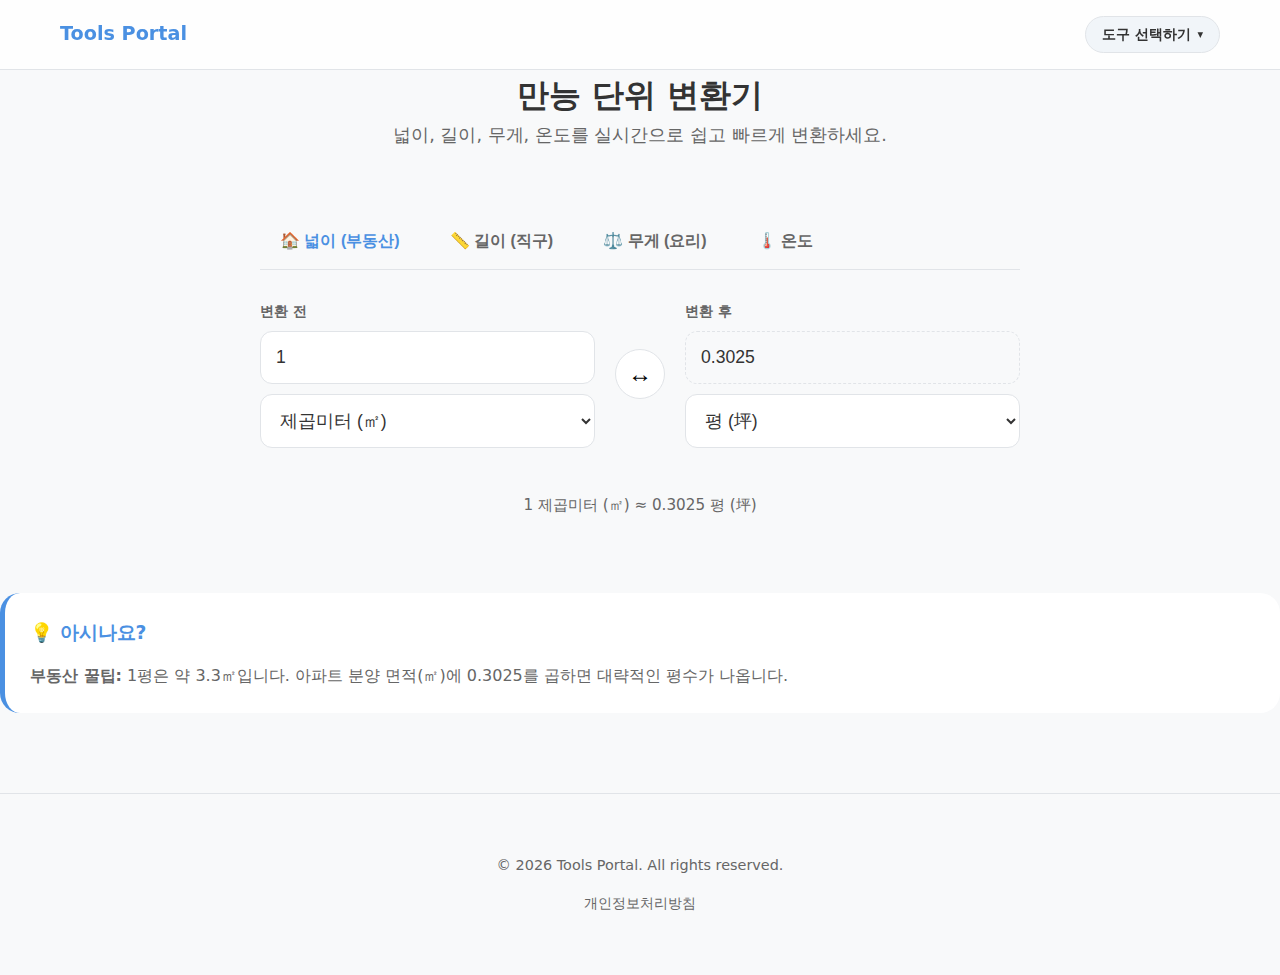
<file: converter/index.html>
<!DOCTYPE html>
<html lang="ko">

<head>
    <meta charset="UTF-8">
    <meta name="viewport" content="width=device-width, initial-scale=1.0">
    <title>만능 단위 변환기 - Tools Portal</title>
    <link rel="stylesheet" href="../globals.css">
    <link rel="stylesheet" href="style.css">
    <script src="../shared-components.js" defer></script>
</head>

<body>
    <global-header></global-header>

    <main class="container">
        <section class="tool-header">
            <h1>만능 단위 변환기</h1>
            <p class="subtitle">넓이, 길이, 무게, 온도를 실시간으로 쉽고 빠르게 변환하세요.</p>
        </section>

        <div class="converter-container card">
            <!-- 탭 메뉴 -->
            <div class="tabs">
                <button class="tab-btn active" data-category="area">🏠 넓이 (부동산)</button>
                <button class="tab-btn" data-category="length">📏 길이 (직구)</button>
                <button class="tab-btn" data-category="weight">⚖️ 무게 (요리)</button>
                <button class="tab-btn" data-category="temp">🌡️ 온도</button>
            </div>

            <!-- 변환 영역 -->
            <div class="converter-body">
                <div class="input-panel">
                    <label for="input-value">변환 전</label>
                    <div class="input-group">
                        <input type="number" id="input-value" value="1" placeholder="값을 입력하세요">
                        <select id="input-unit"></select>
                    </div>
                </div>

                <div class="swap-action">
                    <button id="swap-btn" title="단위 교체">↔</button>
                </div>

                <div class="output-panel">
                    <label for="output-value">변환 후</label>
                    <div class="input-group">
                        <input type="text" id="output-value" readonly>
                        <select id="output-unit"></select>
                    </div>
                </div>
            </div>

            <div class="formula-info">
                <p id="formula-text"></p>
            </div>
        </div>

        <div class="usage-tip-section">
            <div class="tip-card">
                <h3>💡 아시나요?</h3>
                <div id="tip-content">
                    <!-- JS에서 동적으로 채워짐 -->
                </div>
            </div>
        </div>
    </main>

    <global-footer></global-footer>
    <script src="script.js"></script>
</body>

</html>
</file>
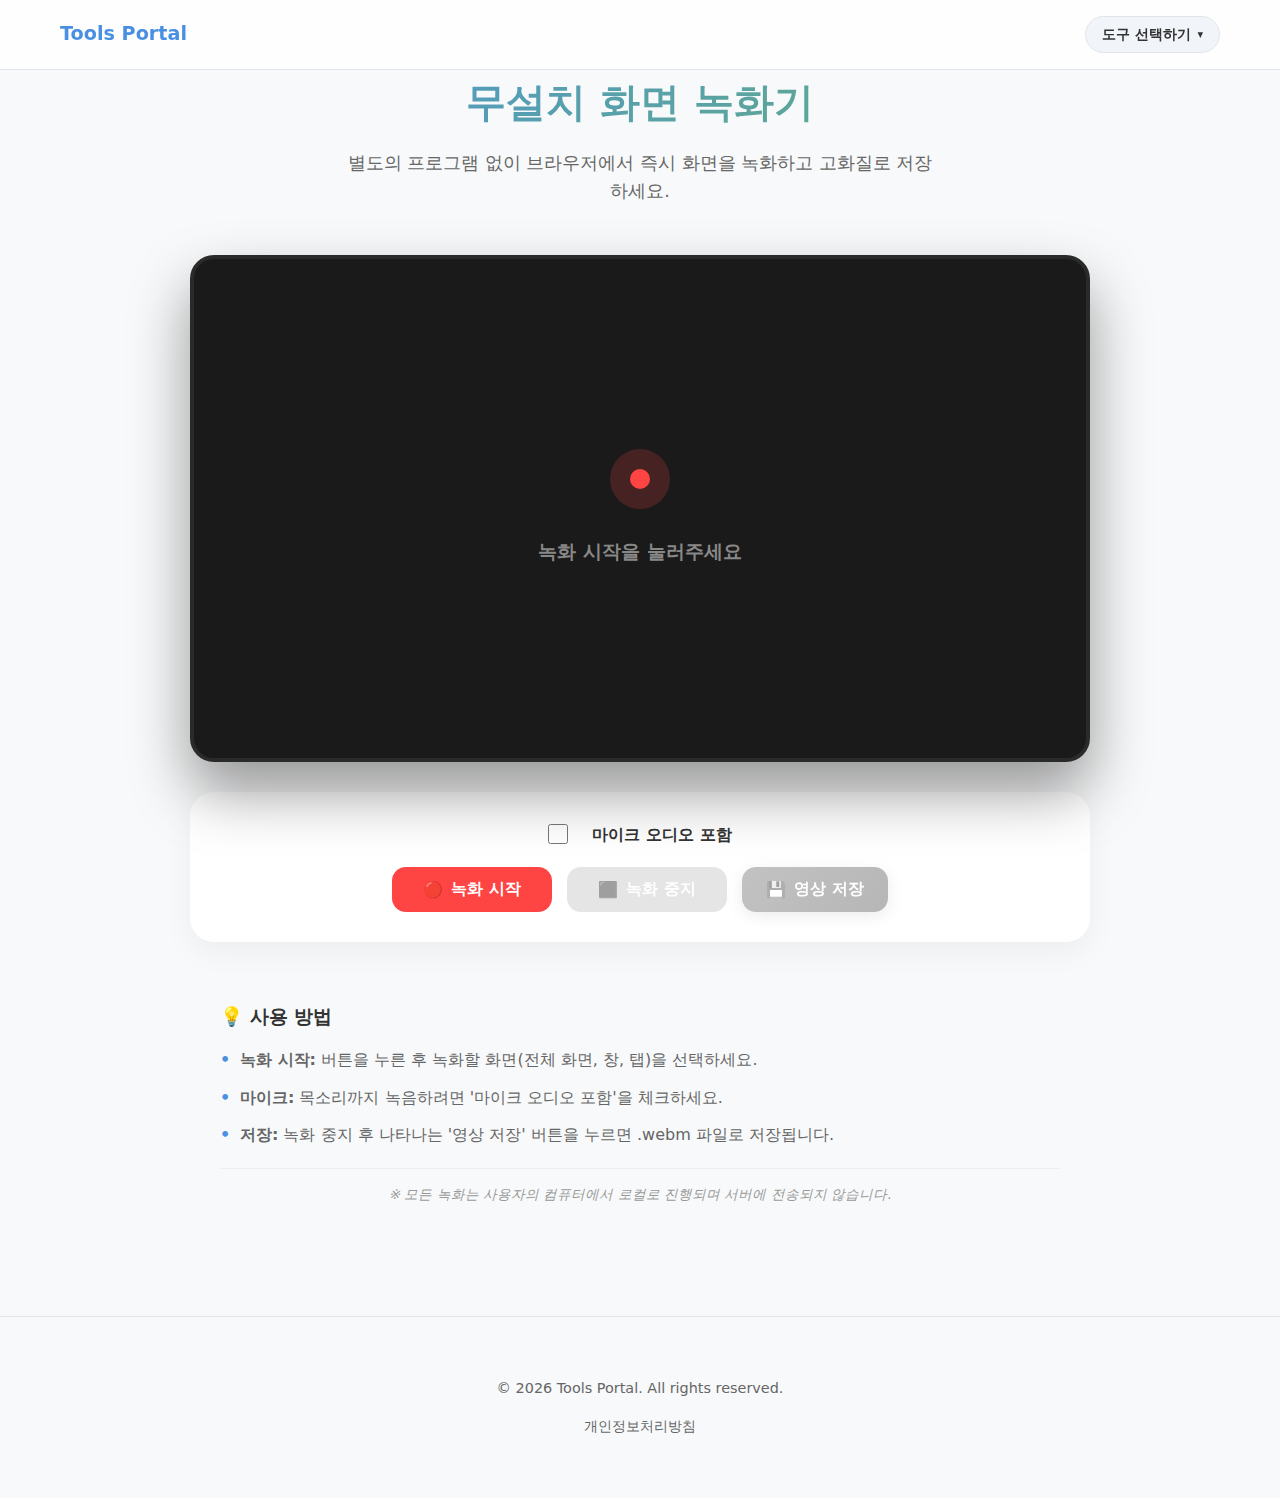
<file: recorder/index.html>
<!DOCTYPE html>
<html lang="ko">

<head>
    <meta charset="UTF-8">
    <meta name="viewport" content="width=device-width, initial-scale=1.0">
    <title>무설치 화면 녹화기 - Tools Portal</title>
    <link rel="stylesheet" href="../globals.css">
    <link rel="stylesheet" href="style.css">
    <script src="../shared-components.js" defer></script>
</head>

<body>
    <global-header></global-header>

    <main class="container">
        <section class="tool-header">
            <h1 class="page-title">무설치 화면 녹화기</h1>
            <p class="subtitle">별도의 프로그램 없이 브라우저에서 즉시 화면을 녹화하고 고화질로 저장하세요.</p>
        </section>

        <div class="recorder-container">
            <!-- 비디오 미리보기 영역 -->
            <div class="video-preview-wrapper" id="preview-wrapper">
                <video id="preview" autoplay muted playsinline></video>
                <div class="video-overlay" id="video-overlay">
                    <div class="overlay-content">
                        <span class="pulse-ring"></span>
                        <p>녹화 시작을 눌러주세요</p>
                    </div>
                </div>
                <div class="recording-status" id="recording-status">
                    <span class="status-dot"></span>
                    <span id="status-text">REC 00:00:00</span>
                </div>
            </div>

            <!-- 컨트롤 바 -->
            <div class="controls-card">
                <div class="options-bar">
                    <label class="checkbox-container">
                        <input type="checkbox" id="mic-toggle">
                        <span class="checkmark"></span>
                        마이크 오디오 포함
                    </label>
                </div>

                <div class="action-buttons">
                    <button id="start-btn" class="btn btn-record">
                        <span class="icon">🔴</span> 녹화 시작
                    </button>
                    <button id="stop-btn" class="btn btn-stop" disabled>
                        <span class="icon">⬛</span> 녹화 중지
                    </button>
                    <button id="download-btn" class="btn btn-primary" disabled>
                        <span class="icon">💾</span> 영상 저장
                    </button>
                </div>
            </div>

            <!-- 도움말 -->
            <div class="recorder-info card">
                <h3>💡 사용 방법</h3>
                <ul>
                    <li><b>녹화 시작:</b> 버튼을 누른 후 녹화할 화면(전체 화면, 창, 탭)을 선택하세요.</li>
                    <li><b>마이크:</b> 목소리까지 녹음하려면 '마이크 오디오 포함'을 체크하세요.</li>
                    <li><b>저장:</b> 녹화 중지 후 나타나는 '영상 저장' 버튼을 누르면 .webm 파일로 저장됩니다.</li>
                </ul>
                <p class="notice">※ 모든 녹화는 사용자의 컴퓨터에서 로컬로 진행되며 서버에 전송되지 않습니다.</p>
            </div>
        </div>
    </main>

    <global-footer></global-footer>
    <script src="script.js"></script>
</body>

</html>
</file>
<file: globals.css>
:root {
    --primary-color: #4a90e2;
    --primary-hover: #357abd;
    --bg-color: #f8f9fa;
    --card-bg: #ffffff;
    --text-main: #333333;
    --text-muted: #666666;
    --border-color: #e1e4e8;
    --shadow: 0 10px 30px rgba(0, 0, 0, 0.05);
    --nav-height: 70px;
}

* {
    box-sizing: border-box;
    margin: 0;
    padding: 0;
}

body {
    font-family: 'Pretendard', -apple-system, BlinkMacSystemFont, system-ui, Roboto, sans-serif;
    background-color: var(--bg-color);
    color: var(--text-main);
    line-height: 1.6;
    padding-top: var(--nav-height);
    min-height: 100vh;
}

/* Global Navigation */
header.global-nav {
    position: fixed;
    top: 0;
    left: 0;
    right: 0;
    height: var(--nav-height);
    background: rgba(255, 255, 255, 0.8);
    backdrop-filter: blur(10px);
    display: flex;
    justify-content: center;
    border-bottom: 1px solid var(--border-color);
    z-index: 1000;
}

.nav-container {
    width: 100%;
    max-width: 1200px;
    display: flex;
    justify-content: space-between;
    align-items: center;
    padding: 0 20px;
}

.nav-logo {
    font-weight: 700;
    font-size: 1.2rem;
    color: var(--primary-color);
    text-decoration: none;
}

.nav-menu {
    display: flex;
    gap: 24px;
}

.nav-menu a {
    text-decoration: none;
    color: var(--text-main);
    font-weight: 500;
    font-size: 0.95rem;
    transition: color 0.2s;
}

.nav-menu a.active {
    color: var(--primary-color);
    font-weight: 700;
}

/* Mega Menu Styles */
.mega-menu-wrapper {
    position: relative;
    height: 100%;
    display: flex;
    align-items: center;
}

.mega-menu-trigger {
    background: #f1f5f9;
    border: 1px solid var(--border-color);
    color: var(--text-main);
    font-size: 0.9rem;
    font-weight: 600;
    cursor: pointer;
    font-family: inherit;
    padding: 8px 16px;
    border-radius: 20px;
    transition: all 0.2s;
    display: flex;
    align-items: center;
    gap: 6px;
}

.mega-menu-trigger .arrow {
    font-size: 0.7rem;
    transition: transform 0.3s;
}

.mega-menu-wrapper.active .mega-menu-trigger {
    background: var(--primary-color);
    color: white;
    border-color: var(--primary-color);
}

.mega-menu-wrapper.active .arrow {
    transform: rotate(180deg);
}

/* 메뉴 오버레이 (클릭/액티브 기반) */
.mega-menu-overlay {
    position: absolute;
    top: calc(100% + 15px);
    right: 0;
    width: 320px;
    background: white;
    border: 1px solid var(--border-color);
    border-radius: 18px;
    box-shadow: 0 15px 50px rgba(0, 0, 0, 0.15);
    opacity: 0;
    visibility: hidden;
    transform: translateY(10px);
    transition: all 0.3s cubic-bezier(0.23, 1, 0.32, 1);
    z-index: 1001;
    max-height: calc(100vh - var(--nav-height) - 40px);
    overflow-y: auto;
    scrollbar-width: thin;
}

.mega-menu-wrapper.active .mega-menu-overlay {
    opacity: 1;
    visibility: visible;
    transform: translateY(0);
}

.mega-menu-content {
    padding: 12px;
}

.menu-list {
    display: flex;
    flex-direction: column;
    gap: 4px;
}

.menu-item {
    display: flex;
    align-items: center;
    gap: 12px;
    padding: 12px;
    text-decoration: none;
    color: var(--text-main);
    border-radius: 12px;
    transition: all 0.2s;
    border: 1px solid transparent;
}

.menu-item:hover {
    background-color: #f8fafc;
}

.menu-item.active {
    background-color: #eff6ff;
    border-color: #dbeafe;
}

.menu-item.active .menu-title {
    color: var(--primary-color);
}

.menu-icon {
    font-size: 1.4rem;
    width: 40px;
    height: 40px;
    background: #f1f5f9;
    display: flex;
    align-items: center;
    justify-content: center;
    border-radius: 10px;
}

.menu-text {
    display: flex;
    flex-direction: column;
}

.menu-title {
    font-weight: 700;
    font-size: 0.9rem;
    margin-bottom: 1px;
}

.menu-desc {
    font-size: 0.75rem;
    color: var(--text-muted);
}

@media (max-width: 768px) {
    .mega-menu-overlay {
        width: 280px;
        right: -10px;
    }
}

.main-container {
    max-width: 1200px;
    margin: 40px auto;
    padding: 0 20px;
}

h1.page-title {
    text-align: center;
    font-size: 2.5rem;
    margin-bottom: 15px;
    background: linear-gradient(135deg, #4a90e2, #67b26f);
    -webkit-background-clip: text;
    background-clip: text;
    -webkit-text-fill-color: transparent;
}

/* Tool Page Specific Header */
.tool-header {
    text-align: center;
    margin-bottom: 50px;
}

.tool-header .subtitle {
    color: var(--text-muted);
    font-size: 1.1rem;
    max-width: 600px;
    margin: 0 auto;
}

/* Global Footer */
.global-footer {
    text-align: center;
    padding: 60px 20px;
    margin-top: 80px;
    border-top: 1px solid var(--border-color);
    color: var(--text-muted);
    font-size: 0.9rem;
}

.footer-container {
    max-width: 1200px;
    margin: 0 auto;
    display: flex;
    flex-direction: column;
    gap: 15px;
    align-items: center;
}

.footer-links a {
    color: var(--text-muted);
    text-decoration: none;
    font-size: 0.85rem;
    transition: color 0.2s;
}

.footer-links a:hover {
    color: var(--primary-color);
}

/* Global Buttons & UI Components */
.btn {
    display: inline-flex;
    align-items: center;
    justify-content: center;
    gap: 8px;
    padding: 12px 24px;
    border-radius: 14px;
    font-size: 1rem;
    font-weight: 600;
    cursor: pointer;
    transition: all 0.3s cubic-bezier(0.4, 0, 0.2, 1);
    border: none;
    font-family: inherit;
    text-decoration: none;
    white-space: nowrap;
}

.btn:active {
    transform: scale(0.96);
}

.btn:disabled {
    opacity: 0.5;
    cursor: not-allowed;
    filter: grayscale(1);
    transform: none !important;
}

/* Primary Button (Gradient) */
.btn-primary {
    background: linear-gradient(135deg, #4a90e2, #357abd);
    color: white;
    box-shadow: 0 4px 15px rgba(74, 144, 226, 0.3);
}

.btn-primary:hover:not(:disabled) {
    background: linear-gradient(135deg, #357abd, #285a8f);
    box-shadow: 0 6px 20px rgba(74, 144, 226, 0.4);
    transform: translateY(-2px);
}

/* Secondary Button (Outline or Soft) */
.btn-secondary {
    background: #f1f5f9;
    color: #475569;
    border: 1px solid #e2e8f0;
}

.btn-secondary:hover:not(:disabled) {
    background: #e2e8f0;
    color: #1e293b;
    transform: translateY(-2px);
}

/* Danger/Stop Button (Red Gradient) */
.btn-danger {
    background: linear-gradient(135deg, #ff4d4d, #d93636);
    color: white;
    box-shadow: 0 4px 15px rgba(255, 77, 77, 0.3);
}

.btn-danger:hover:not(:disabled) {
    background: linear-gradient(135deg, #d93636, #b32d2d);
    box-shadow: 0 6px 20px rgba(255, 77, 77, 0.4);
    transform: translateY(-2px);
}

/* Utility Classes */
.btn-full {
    width: 100%;
}

.hidden {
    display: none !important;
}

@media (max-width: 600px) {
    .btn {
        width: 100%;
        padding: 16px;
    }
}
</file>
<file: converter/style.css>
.converter-container {
    max-width: 800px;
    margin: 0 auto;
    padding: 20px;
}

/* 탭 스타일 */
.tabs {
    display: flex;
    gap: 10px;
    margin-bottom: 30px;
    border-bottom: 1px solid var(--border-color);
    padding-bottom: 5px;
    overflow-x: auto;
    scrollbar-width: none;
    /* Firefox */
}

.tabs::-webkit-scrollbar {
    display: none;
    /* Chrome, Safari */
}

.tab-btn {
    padding: 12px 20px;
    border: none;
    background: none;
    font-size: 1rem;
    font-weight: 600;
    color: var(--text-muted);
    cursor: pointer;
    white-space: nowrap;
    border-radius: 12px 12px 0 0;
    transition: all 0.3s ease;
    position: relative;
}

.tab-btn:hover {
    color: var(--primary-color);
    background: rgba(var(--primary-rgb), 0.05);
}

.tab-btn.active {
    color: var(--primary-color);
}

.tab-btn.active::after {
    content: "";
    position: absolute;
    bottom: -6px;
    left: 0;
    right: 0;
    height: 4px;
    background: var(--gradient-primary);
    border-radius: 2px;
}

/* 본문 레이아웃 */
.converter-body {
    display: grid;
    grid-template-columns: 1fr auto 1fr;
    align-items: center;
    gap: 20px;
    margin-bottom: 30px;
}

@media (max-width: 768px) {
    .converter-body {
        grid-template-columns: 1fr;
    }

    .swap-action {
        text-align: center;
        transform: rotate(90deg);
        margin: 10px 0;
    }
}

.input-panel label,
.output-panel label {
    display: block;
    margin-bottom: 8px;
    font-size: 0.9rem;
    font-weight: 600;
    color: var(--text-muted);
}

.input-group {
    display: flex;
    flex-direction: column;
    gap: 10px;
}

.input-group input,
.input-group select {
    padding: 15px;
    border: 1px solid var(--border-color);
    border-radius: 12px;
    font-size: 1.1rem;
    background: var(--card-bg);
    color: var(--text-color);
    transition: border-color 0.3s;
}

.input-group input:focus,
.input-group select:focus {
    outline: none;
    border-color: var(--primary-color);
    box-shadow: 0 0 0 3px rgba(var(--primary-rgb), 0.1);
}

.input-group input[readonly] {
    background: rgba(var(--text-muted-rgb), 0.05);
    border-style: dashed;
    cursor: default;
}

/* 스왑 버튼 */
.swap-action button {
    width: 50px;
    height: 50px;
    border-radius: 50%;
    border: 1px solid var(--border-color);
    background: var(--card-bg);
    font-size: 1.5rem;
    cursor: pointer;
    transition: all 0.3s cubic-bezier(0.34, 1.56, 0.64, 1);
    box-shadow: var(--shadow-sm);
    display: flex;
    align-items: center;
    justify-content: center;
}

.swap-action button:hover {
    transform: rotate(180deg);
    background: var(--primary-color);
    color: white;
    border-color: var(--primary-color);
}

/* 추가 정보 */
.formula-info {
    text-align: center;
    padding: 15px;
    background: rgba(var(--text-muted-rgb), 0.05);
    border-radius: 12px;
    font-size: 0.95rem;
    color: var(--text-muted);
}

.usage-tip-section {
    margin-top: 40px;
}

.tip-card {
    background: white;
    padding: 25px;
    border-radius: 20px;
    border-left: 5px solid var(--primary-color);
    box-shadow: var(--shadow-sm);
}

.tip-card h3 {
    margin-bottom: 15px;
    color: var(--primary-color);
}

.tip-card p {
    color: var(--text-muted);
    line-height: 1.6;
}
</file>
<file: recorder/style.css>
.recorder-container {
    max-width: 900px;
    margin: 0 auto;
    display: flex;
    flex-direction: column;
    gap: 30px;
}

/* 비디오 미리보기 */
.video-preview-wrapper {
    position: relative;
    width: 100%;
    aspect-ratio: 16 / 9;
    background: #1a1a1a;
    border-radius: 24px;
    overflow: hidden;
    box-shadow: 0 30px 60px rgba(0, 0, 0, 0.4);
    display: flex;
    align-items: center;
    justify-content: center;
    border: 4px solid #2a2a2a;
}

#preview {
    width: 100%;
    height: 100%;
    object-fit: contain;
    display: none;
    /* 녹화 시작 전까지 숨김 */
}

/* 오버레이 (대기 상태) */
.video-overlay {
    text-align: center;
    color: #888;
}

.overlay-content p {
    font-size: 1.2rem;
    font-weight: 600;
}

.pulse-ring {
    display: inline-block;
    width: 60px;
    height: 60px;
    background: rgba(255, 68, 68, 0.2);
    border-radius: 50%;
    margin-bottom: 20px;
    position: relative;
}

.pulse-ring::after {
    content: "";
    position: absolute;
    top: 50%;
    left: 50%;
    transform: translate(-50%, -50%);
    width: 20px;
    height: 20px;
    background: #ff4444;
    border-radius: 50%;
    animation: pulse 2s infinite;
}

@keyframes pulse {
    0% {
        transform: translate(-50%, -50%) scale(0.95);
        box-shadow: 0 0 0 0 rgba(255, 68, 68, 0.7);
    }

    70% {
        transform: translate(-50%, -50%) scale(1);
        box-shadow: 0 0 0 20px rgba(255, 68, 68, 0);
    }

    100% {
        transform: translate(-50%, -50%) scale(0.95);
        box-shadow: 0 0 0 0 rgba(255, 68, 68, 0);
    }
}

/* 녹화 상태 표시 */
.recording-status {
    position: absolute;
    top: 20px;
    right: 20px;
    background: rgba(0, 0, 0, 0.7);
    padding: 8px 15px;
    border-radius: 30px;
    color: white;
    font-size: 0.9rem;
    font-weight: 700;
    display: none;
    align-items: center;
    gap: 10px;
    z-index: 10;
    backdrop-filter: blur(5px);
}

.status-dot {
    width: 10px;
    height: 10px;
    background: #ff4444;
    border-radius: 50%;
    animation: blink 1s infinite;
}

@keyframes blink {
    50% {
        opacity: 0;
    }
}

/* 컨트롤 바 */
.controls-card {
    background: white;
    padding: 30px;
    border-radius: 24px;
    box-shadow: var(--shadow);
    display: flex;
    flex-direction: column;
    align-items: center;
    gap: 20px;
}

.options-bar {
    display: flex;
    gap: 20px;
}

.action-buttons {
    display: flex;
    gap: 15px;
    width: 100%;
    justify-content: center;
}

.btn-record {
    background: #ff4444 !important;
    color: white !important;
    min-width: 160px;
}

.btn-record:hover {
    background: #e63939 !important;
    transform: translateY(-2px);
}

.btn-stop {
    background: #333 !important;
    color: white !important;
    min-width: 160px;
}

.btn-stop:disabled {
    background: #ccc !important;
    cursor: not-allowed;
}

/* 체크박스 커스텀 */
.checkbox-container {
    display: flex;
    align-items: center;
    gap: 12px;
    cursor: pointer;
    font-weight: 600;
    color: var(--text-color);
}

.checkbox-container input {
    width: 20px;
    height: 20px;
    cursor: pointer;
}

/* 추가 정보 */
.recorder-info {
    padding: 30px;
}

.recorder-info h3 {
    margin-bottom: 15px;
    display: flex;
    align-items: center;
    gap: 10px;
}

.recorder-info ul {
    list-style: none;
    padding: 0;
    margin-bottom: 20px;
}

.recorder-info li {
    margin-bottom: 12px;
    color: var(--text-muted);
    padding-left: 20px;
    position: relative;
}

.recorder-info li::before {
    content: "•";
    position: absolute;
    left: 0;
    color: var(--primary-color);
    font-weight: bold;
}

.notice {
    font-size: 0.85rem;
    color: #999;
    font-style: italic;
    text-align: center;
    border-top: 1px solid #eee;
    padding-top: 15px;
}
</file>
